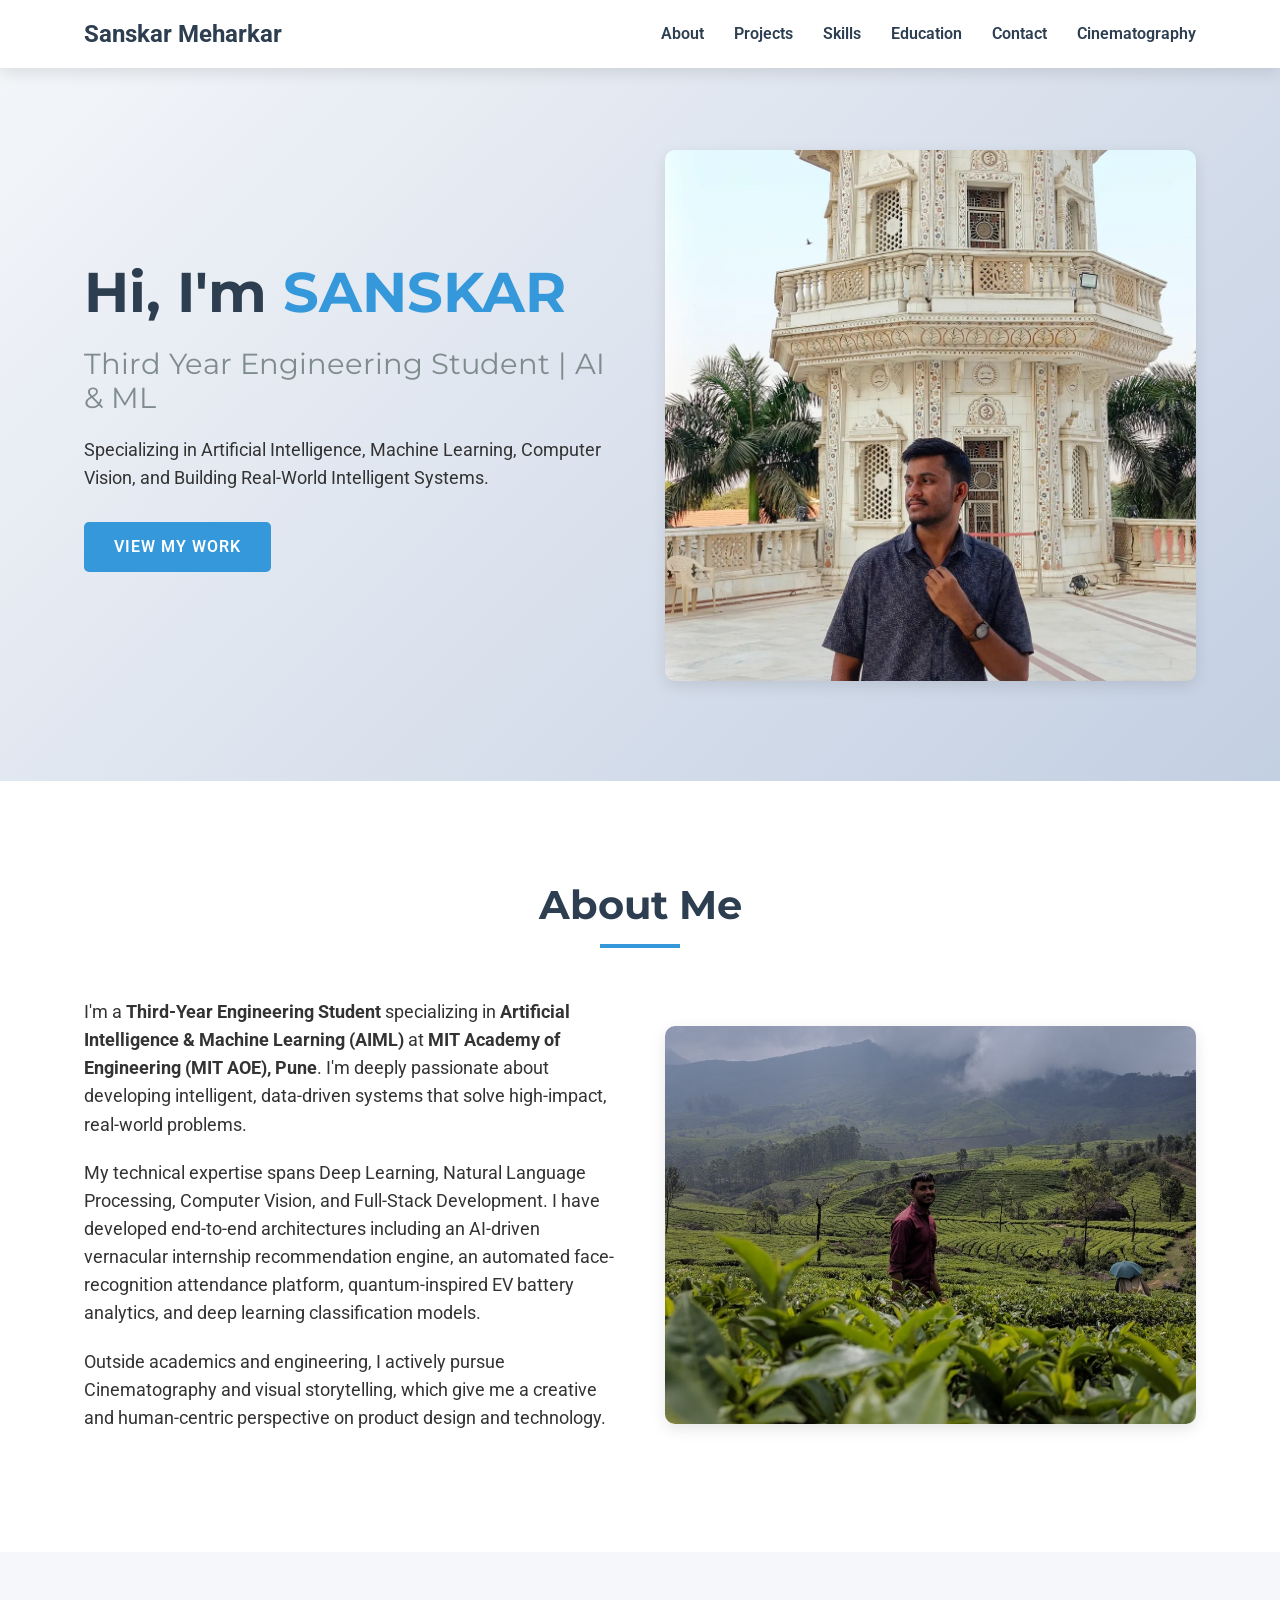
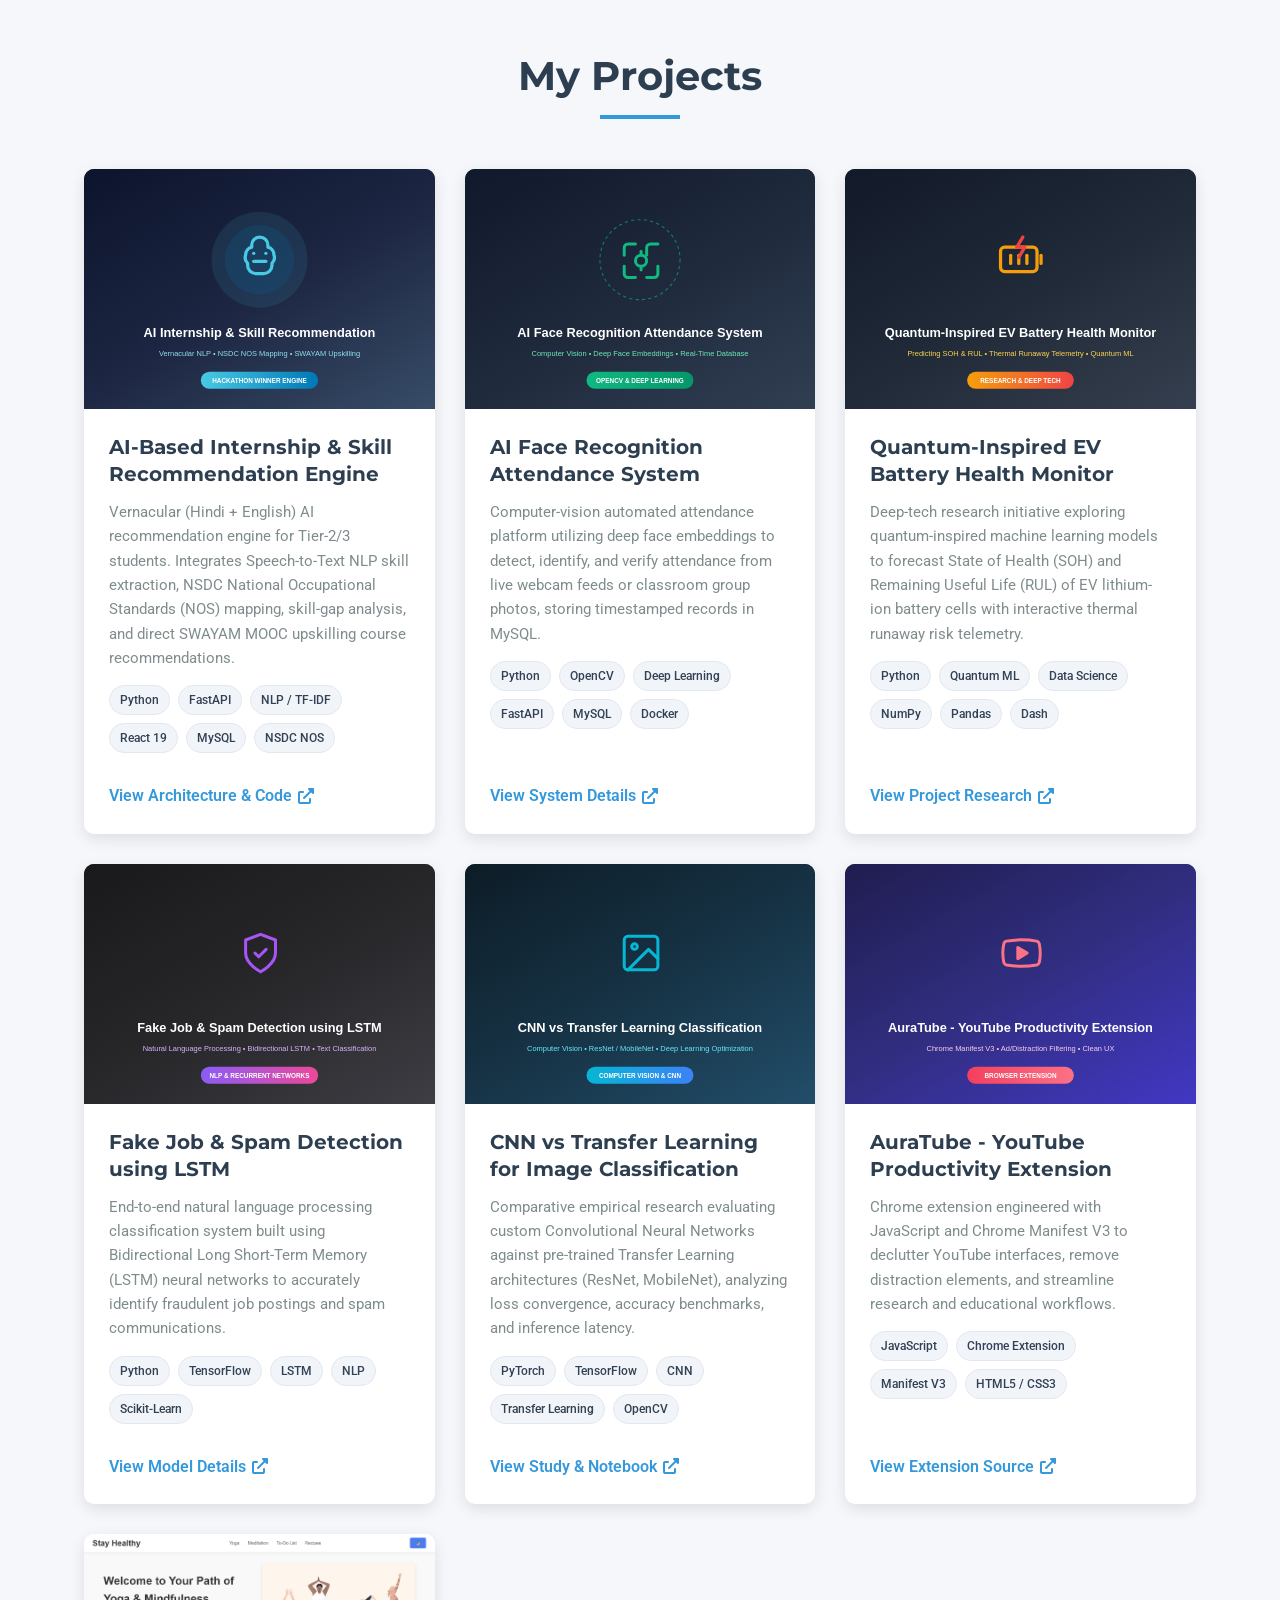
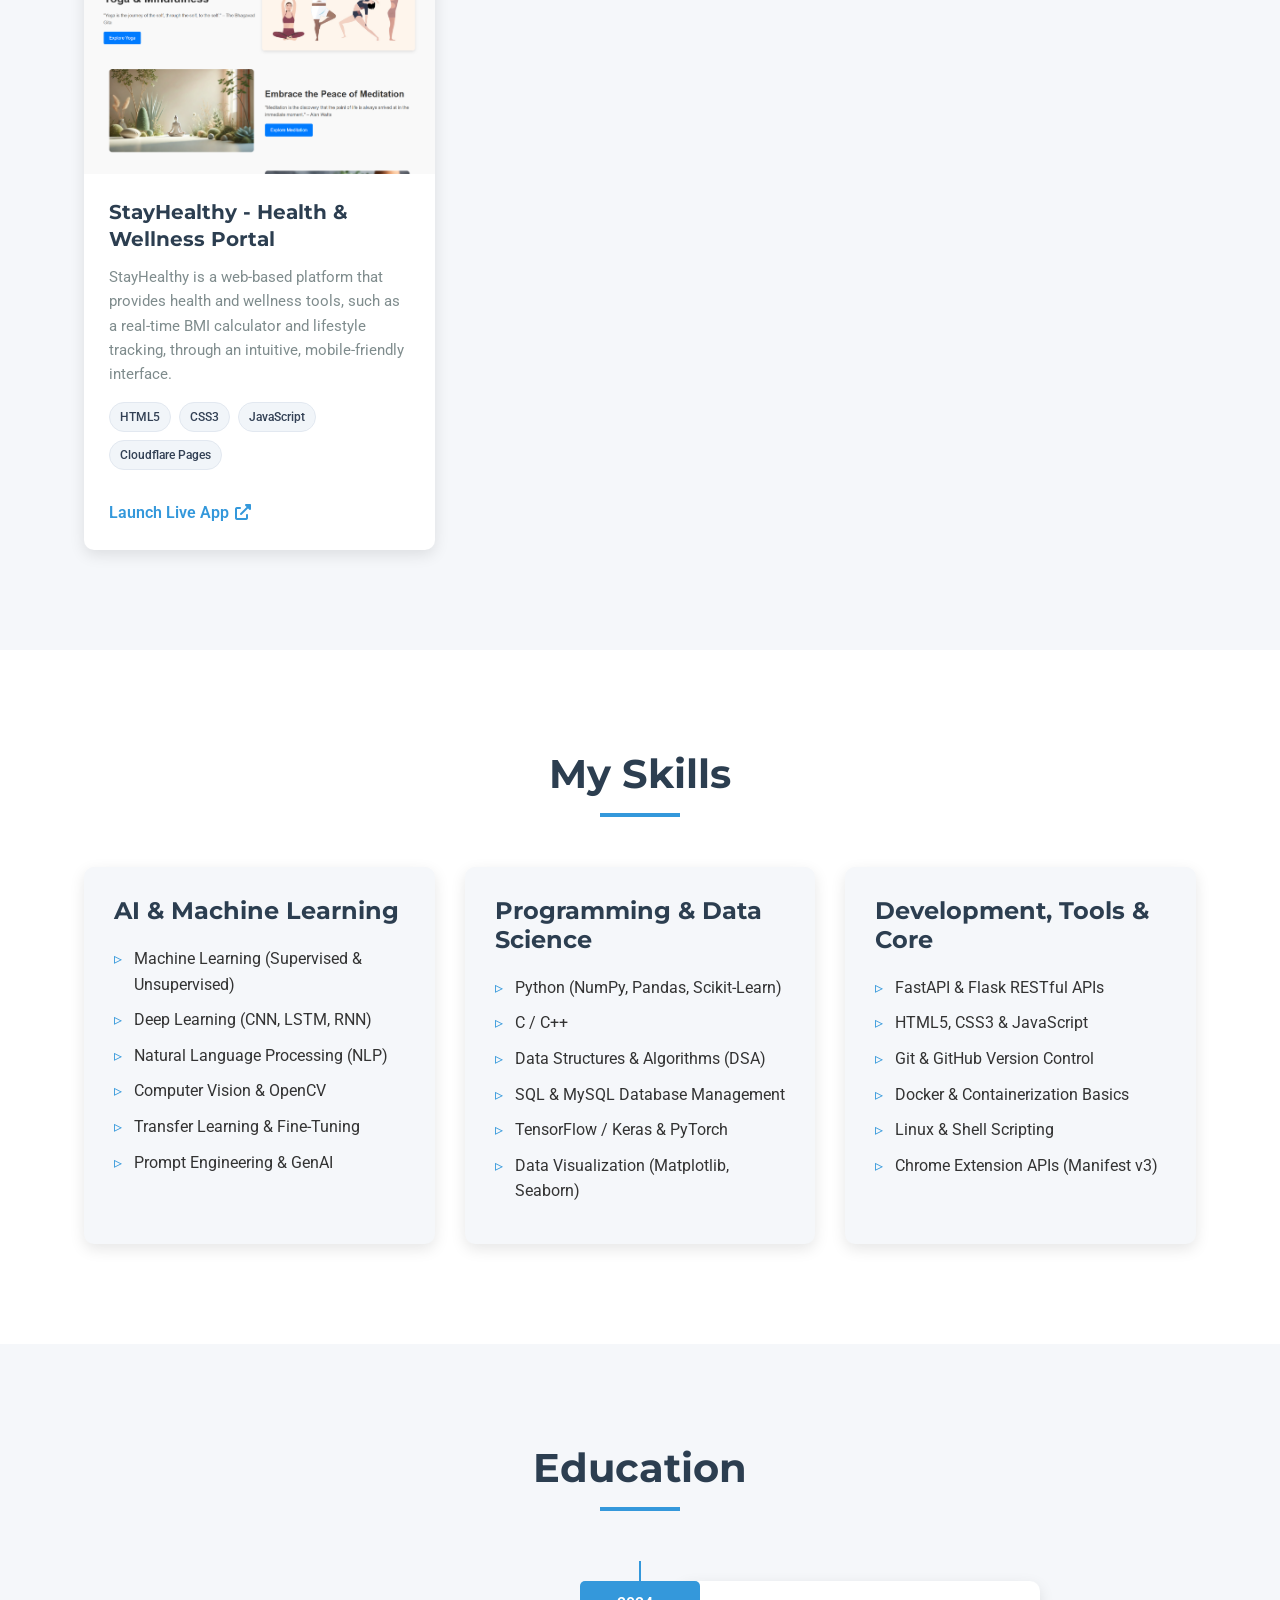
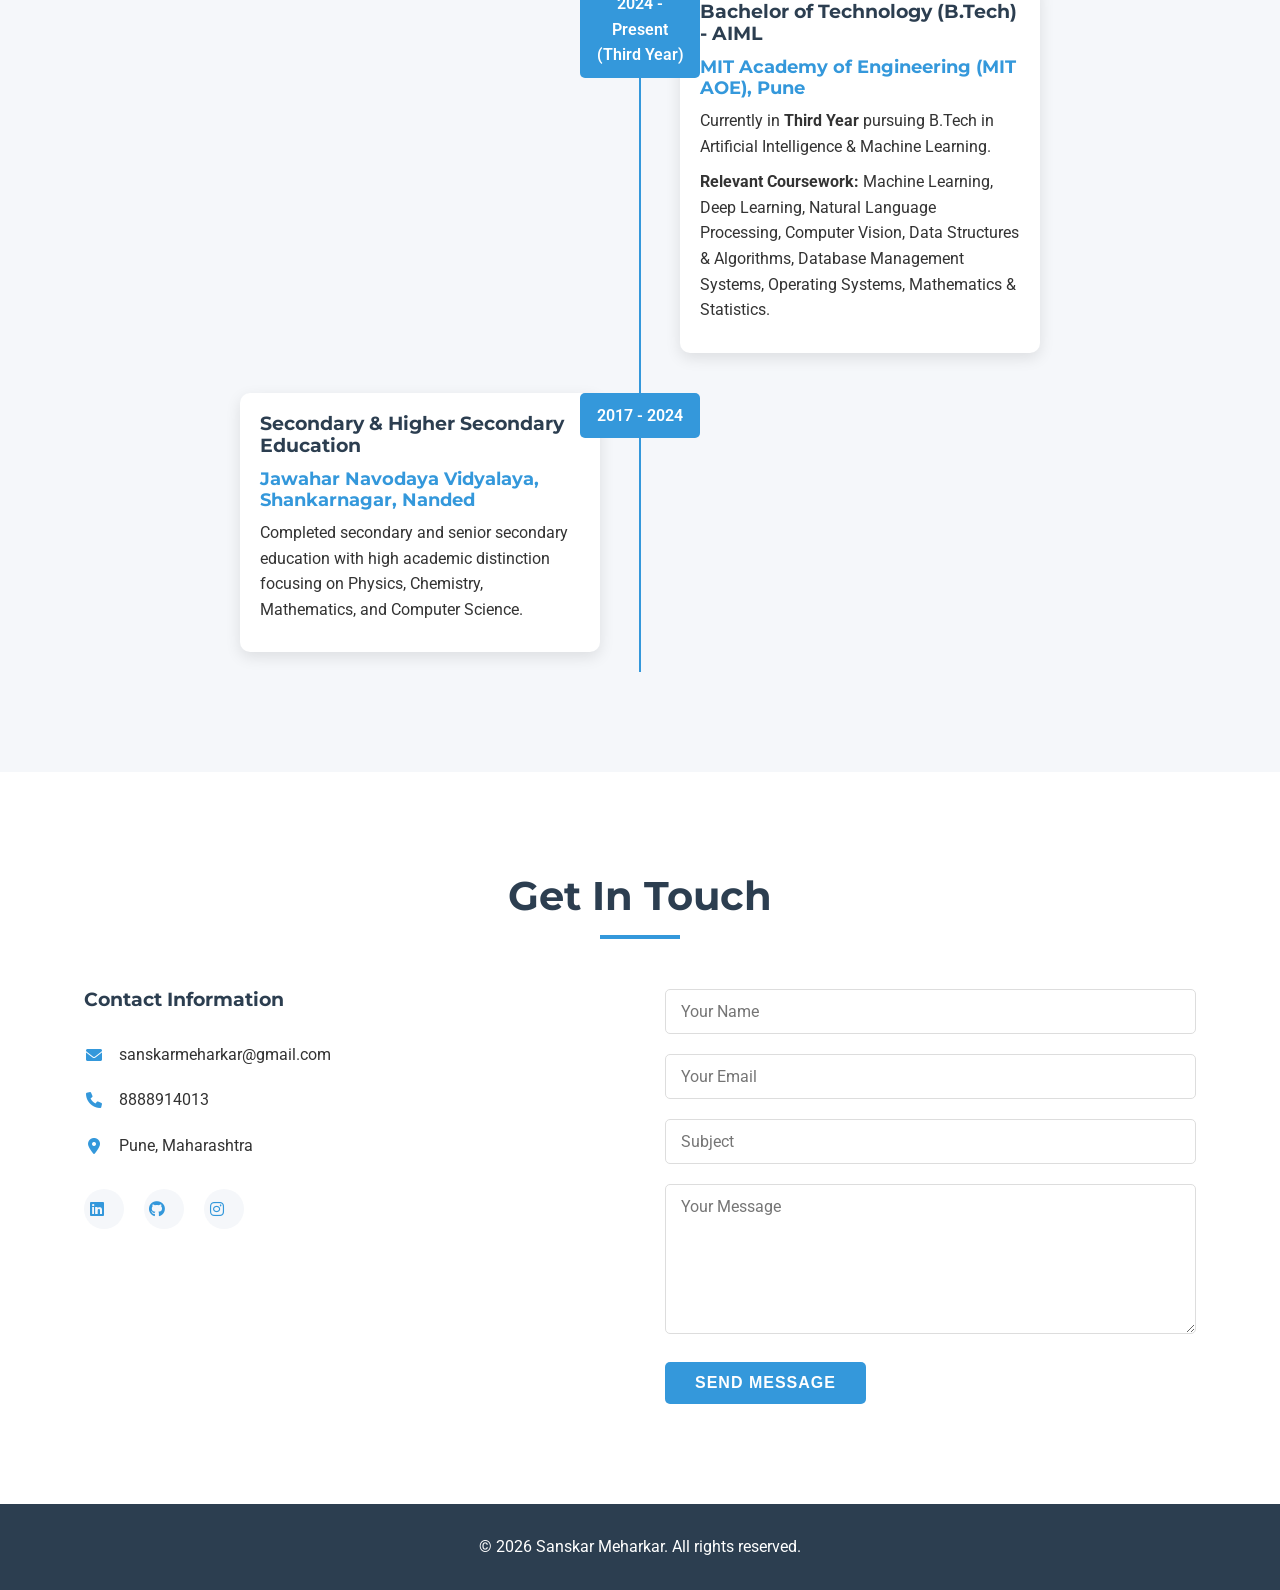
<file: index.html>
<!DOCTYPE html>
<html lang="en">
<head>
  <meta charset="UTF-8">
  <meta name="viewport" content="width=device-width, initial-scale=1.0">
  <title>Sanskar Meharkar | AI &amp; ML Engineering Portfolio</title>
  <link rel="stylesheet" href="styles.css">
  <link href="https://fonts.googleapis.com/css2?family=Montserrat:wght@400;600;700&family=Roboto:wght@300;400;500&display=swap" rel="stylesheet">
  <link rel="stylesheet" href="https://cdnjs.cloudflare.com/ajax/libs/font-awesome/6.0.0-beta3/css/all.min.css">
</head>
<body>
  <!-- Navigation -->
  <nav>
    <div class="container">
      <a href="#" class="logo">Sanskar Meharkar</a>
      <ul class="nav-links">
        <li><a href="#about">About</a></li>
        <li><a href="#projects">Projects</a></li>
        <li><a href="#skills">Skills</a></li>
        <li><a href="#education">Education</a></li>
        <li><a href="#contact">Contact</a></li>
        <li><a href="cinematic.html">Cinematography</a></li>
      </ul>
      <div class="hamburger">
        <i class="fas fa-bars"></i>
      </div>
    </div>
  </nav>

  <!-- Hero Section -->
  <section class="hero">
    <div class="container">
      <div class="hero-content">
        <h1>Hi, I'm <span class="highlight">SANSKAR</span></h1>
        <h2>Third Year Engineering Student | AI &amp; ML</h2>
        <p>Specializing in Artificial Intelligence, Machine Learning, Computer Vision, and Building Real-World Intelligent Systems.</p>
        <a href="#projects" class="btn">View My Work</a>
      </div>
      <div class="hero-image">
        <img src="image\sanskar.webp" alt="Engineering student">
      </div>
    </div>
  </section>

  <!-- About Section -->
  <section id="about" class="about">
    <div class="container">
      <h2 class="section-title">About Me</h2>
      <div class="about-content">
        <div class="about-text">
          <p>I'm a <strong>Third-Year Engineering Student</strong> specializing in <strong>Artificial Intelligence &amp; Machine Learning (AIML)</strong> at <strong>MIT Academy of Engineering (MIT AOE), Pune</strong>. I'm deeply passionate about developing intelligent, data-driven systems that solve high-impact, real-world problems.</p>
          <p>My technical expertise spans Deep Learning, Natural Language Processing, Computer Vision, and Full-Stack Development. I have developed end-to-end architectures including an AI-driven vernacular internship recommendation engine, an automated face-recognition attendance platform, quantum-inspired EV battery analytics, and deep learning classification models.</p>
          <p>Outside academics and engineering, I actively pursue Cinematography and visual storytelling, which give me a creative and human-centric perspective on product design and technology.</p>
        </div>
        <div class="about-image">
          <img src="image\WhatsApp Image 2025-03-27 at 23.03.26_1d27948b.jpg" alt="About me">
        </div>
      </div>
    </div>
  </section>

  <!-- Projects Section -->
  <section id="projects" class="projects">
    <div class="container">
      <h2 class="section-title">My Projects</h2>
      <div class="projects-grid">
        <!-- Project 1: Vernacular AI Recommendation Engine -->
        <div class="project-card">
          <div class="project-image">
            <img src="image/rec_engine.svg" alt="AI Internship Recommendation Engine">
          </div>
          <div class="project-info">
            <h3>AI-Based Internship &amp; Skill Recommendation Engine</h3>
            <p>Vernacular (Hindi + English) AI recommendation engine for Tier-2/3 students. Integrates Speech-to-Text NLP skill extraction, NSDC National Occupational Standards (NOS) mapping, skill-gap analysis, and direct SWAYAM MOOC upskilling course recommendations.</p>
            <div class="project-tags">
              <span>Python</span>
              <span>FastAPI</span>
              <span>NLP / TF-IDF</span>
              <span>React 19</span>
              <span>MySQL</span>
              <span>NSDC NOS</span>
            </div>
            <a href="https://github.com/Sanskarmeharkar" target="_blank" class="project-link">View Architecture &amp; Code <i class="fas fa-external-link-alt"></i></a>
          </div>
        </div>

        <!-- Project 2: AI Face Recognition Attendance System -->
        <div class="project-card">
          <div class="project-image">
            <img src="image/face_attendance.svg" alt="AI Face Recognition Attendance System">
          </div>
          <div class="project-info">
            <h3>AI Face Recognition Attendance System</h3>
            <p>Computer-vision automated attendance platform utilizing deep face embeddings to detect, identify, and verify attendance from live webcam feeds or classroom group photos, storing timestamped records in MySQL.</p>
            <div class="project-tags">
              <span>Python</span>
              <span>OpenCV</span>
              <span>Deep Learning</span>
              <span>FastAPI</span>
              <span>MySQL</span>
              <span>Docker</span>
            </div>
            <a href="https://github.com/Sanskarmeharkar" target="_blank" class="project-link">View System Details <i class="fas fa-external-link-alt"></i></a>
          </div>
        </div>

        <!-- Project 3: Quantum EV Battery Health Monitor -->
        <div class="project-card">
          <div class="project-image">
            <img src="image/ev_battery.svg" alt="Quantum EV Battery Health Monitor">
          </div>
          <div class="project-info">
            <h3>Quantum-Inspired EV Battery Health Monitor</h3>
            <p>Deep-tech research initiative exploring quantum-inspired machine learning models to forecast State of Health (SOH) and Remaining Useful Life (RUL) of EV lithium-ion battery cells with interactive thermal runaway risk telemetry.</p>
            <div class="project-tags">
              <span>Python</span>
              <span>Quantum ML</span>
              <span>Data Science</span>
              <span>NumPy</span>
              <span>Pandas</span>
              <span>Dash</span>
            </div>
            <a href="https://github.com/Sanskarmeharkar" target="_blank" class="project-link">View Project Research <i class="fas fa-external-link-alt"></i></a>
          </div>
        </div>

        <!-- Project 4: Fake Job & Spam Detection using LSTM -->
        <div class="project-card">
          <div class="project-image">
            <img src="image/fake_jobs.svg" alt="Fake Job Detection using LSTM">
          </div>
          <div class="project-info">
            <h3>Fake Job &amp; Spam Detection using LSTM</h3>
            <p>End-to-end natural language processing classification system built using Bidirectional Long Short-Term Memory (LSTM) neural networks to accurately identify fraudulent job postings and spam communications.</p>
            <div class="project-tags">
              <span>Python</span>
              <span>TensorFlow</span>
              <span>LSTM</span>
              <span>NLP</span>
              <span>Scikit-Learn</span>
            </div>
            <a href="https://github.com/Sanskarmeharkar" target="_blank" class="project-link">View Model Details <i class="fas fa-external-link-alt"></i></a>
          </div>
        </div>

        <!-- Project 5: CNN vs Transfer Learning Image Classification -->
        <div class="project-card">
          <div class="project-image">
            <img src="image/cnn_transfer.svg" alt="CNN vs Transfer Learning Image Classification">
          </div>
          <div class="project-info">
            <h3>CNN vs Transfer Learning for Image Classification</h3>
            <p>Comparative empirical research evaluating custom Convolutional Neural Networks against pre-trained Transfer Learning architectures (ResNet, MobileNet), analyzing loss convergence, accuracy benchmarks, and inference latency.</p>
            <div class="project-tags">
              <span>PyTorch</span>
              <span>TensorFlow</span>
              <span>CNN</span>
              <span>Transfer Learning</span>
              <span>OpenCV</span>
            </div>
            <a href="https://github.com/Sanskarmeharkar" target="_blank" class="project-link">View Study &amp; Notebook <i class="fas fa-external-link-alt"></i></a>
          </div>
        </div>

        <!-- Project 6: AuraTube Chrome Extension -->
        <div class="project-card">
          <div class="project-image">
            <img src="image/auratube.svg" alt="AuraTube Chrome Extension">
          </div>
          <div class="project-info">
            <h3>AuraTube - YouTube Productivity Extension</h3>
            <p>Chrome extension engineered with JavaScript and Chrome Manifest V3 to declutter YouTube interfaces, remove distraction elements, and streamline research and educational workflows.</p>
            <div class="project-tags">
              <span>JavaScript</span>
              <span>Chrome Extension</span>
              <span>Manifest V3</span>
              <span>HTML5 / CSS3</span>
            </div>
            <a href="https://github.com/Sanskarmeharkar" target="_blank" class="project-link">View Extension Source <i class="fas fa-external-link-alt"></i></a>
          </div>
        </div>

        <!-- Project 7: StayHealthy -->
        <div class="project-card">
          <div class="project-image">
            <img src="image/stayhealthy.png" alt="StayHealthy Project">
          </div>
          <div class="project-info">
            <h3>StayHealthy - Health &amp; Wellness Portal</h3>
            <p>StayHealthy is a web-based platform that provides health and wellness tools, such as a real-time BMI calculator and lifestyle tracking, through an intuitive, mobile-friendly interface.</p>
            <div class="project-tags">
              <span>HTML5</span>
              <span>CSS3</span>
              <span>JavaScript</span>
              <span>Cloudflare Pages</span>
            </div>
            <a href="https://stayhealthy-1aw.pages.dev/" target="_blank" class="project-link">Launch Live App <i class="fas fa-external-link-alt"></i></a>
          </div>
        </div>
      </div>
    </div>
  </section>

  <!-- Skills Section -->
  <section id="skills" class="skills">
    <div class="container">
      <h2 class="section-title">My Skills</h2>
      <div class="skills-container">
        <div class="skill-category">
          <h3>AI &amp; Machine Learning</h3>
          <ul>
            <li>Machine Learning (Supervised &amp; Unsupervised)</li>
            <li>Deep Learning (CNN, LSTM, RNN)</li>
            <li>Natural Language Processing (NLP)</li>
            <li>Computer Vision &amp; OpenCV</li>
            <li>Transfer Learning &amp; Fine-Tuning</li>
            <li>Prompt Engineering &amp; GenAI</li>
          </ul>
        </div>
        <div class="skill-category">
          <h3>Programming &amp; Data Science</h3>
          <ul>
            <li>Python (NumPy, Pandas, Scikit-Learn)</li>
            <li>C / C++</li>
            <li>Data Structures &amp; Algorithms (DSA)</li>
            <li>SQL &amp; MySQL Database Management</li>
            <li>TensorFlow / Keras &amp; PyTorch</li>
            <li>Data Visualization (Matplotlib, Seaborn)</li>
          </ul>
        </div>
        <div class="skill-category">
          <h3>Development, Tools &amp; Core</h3>
          <ul>
            <li>FastAPI &amp; Flask RESTful APIs</li>
            <li>HTML5, CSS3 &amp; JavaScript</li>
            <li>Git &amp; GitHub Version Control</li>
            <li>Docker &amp; Containerization Basics</li>
            <li>Linux &amp; Shell Scripting</li>
            <li>Chrome Extension APIs (Manifest v3)</li>
          </ul>
        </div>
      </div>
    </div>
  </section>

  <!-- Education Section -->
  <section id="education" class="education">
    <div class="container">
      <h2 class="section-title">Education</h2>
      <div class="timeline">
        <div class="timeline-item">
          <div class="timeline-date">2024 - Present (Third Year)</div>
          <div class="timeline-content">
            <h3>Bachelor of Technology (B.Tech) - AIML</h3>
            <h4>MIT Academy of Engineering (MIT AOE), Pune</h4>
            <p>Currently in <strong>Third Year</strong> pursuing B.Tech in Artificial Intelligence &amp; Machine Learning.</p>
            <p><strong>Relevant Coursework:</strong> Machine Learning, Deep Learning, Natural Language Processing, Computer Vision, Data Structures &amp; Algorithms, Database Management Systems, Operating Systems, Mathematics &amp; Statistics.</p>
          </div>
        </div>
        <div class="timeline-item">
          <div class="timeline-date">2017 - 2024</div>
          <div class="timeline-content">
            <h3>Secondary &amp; Higher Secondary Education</h3>
            <h4>Jawahar Navodaya Vidyalaya, Shankarnagar, Nanded</h4>
            <p>Completed secondary and senior secondary education with high academic distinction focusing on Physics, Chemistry, Mathematics, and Computer Science.</p>
          </div>
        </div>
      </div>
    </div>
  </section>

  <!-- Contact Section -->
  <section id="contact" class="contact">
    <div class="container">
      <h2 class="section-title">Get In Touch</h2>
      <div class="contact-content">
        <div class="contact-info">
          <h3>Contact Information</h3>
          <p><i class="fas fa-envelope"></i> sanskarmeharkar@gmail.com</p>
          <p><i class="fas fa-phone"></i> 8888914013</p>
          <p><i class="fas fa-map-marker-alt"></i> Pune, Maharashtra</p>
          <div class="social-links">
            <a href="https://www.linkedin.com/in/sanskar-meharkar-02475b344/" target="_blank"><i class="fab fa-linkedin"></i></a>
            <a href="https://github.com/Sanskarmeharkar" target="_blank"><i class="fab fa-github"></i></a>
            <a href="https://www.instagram.com/srmeharkar/" target="_blank"><i class="fab fa-instagram"></i></a>
          </div>
        </div>
        <form class="contact-form">
          <div class="form-group">
            <input type="text" placeholder="Your Name" required>
          </div>
          <div class="form-group">
            <input type="email" placeholder="Your Email" required>
          </div>
          <div class="form-group">
            <input type="text" placeholder="Subject">
          </div>
          <div class="form-group">
            <textarea placeholder="Your Message" required></textarea>
          </div>
          <button type="submit" class="btn">Send Message</button>
        </form>
      </div>
    </div>
  </section>

  <!-- Footer -->
  <footer>
    <div class="container">
      <p>&copy; 2026 Sanskar Meharkar. All rights reserved.</p>
    </div>
  </footer>

  <!-- Scripts -->
  <script>
    // Mobile menu toggle
    const hamburger = document.querySelector('.hamburger');
    const navLinks = document.querySelector('.nav-links');
    
    hamburger.addEventListener('click', () => {
      navLinks.classList.toggle('active');
    });

    // Smooth scrolling for navigation links
    document.querySelectorAll('a[href^="#"]').forEach(anchor => {
      anchor.addEventListener('click', function(e) {
        e.preventDefault();
        document.querySelector(this.getAttribute('href')).scrollIntoView({
          behavior: 'smooth'
        });
        navLinks.classList.remove('active');
      });
    });
  </script>
</body>
</html>
</file>
<file: styles.css>
/* General Styles */
:root {
    --primary-color: #3498db;
    --secondary-color: #2c3e50;
    --accent-color: #e74c3c;
    --light-color: #ecf0f1;
    --dark-color: #2c3e50;
    --text-color: #333;
    --text-light: #7f8c8d;
    --shadow: 0 5px 15px rgba(0, 0, 0, 0.1);
    --transition: all 0.3s ease;
  }
  
  * {
    margin: 0;
    padding: 0;
    box-sizing: border-box;
  }
  
  body {
    font-family: 'Roboto', sans-serif;
    line-height: 1.6;
    color: var(--text-color);
    background-color: #f9f9f9;
  }
  
  h1, h2, h3, h4 {
    font-family: 'Montserrat', sans-serif;
    font-weight: 700;
    line-height: 1.2;
  }
  
  a {
    text-decoration: none;
    color: var(--primary-color);
    transition: var(--transition);
  }
  
  a:hover {
    color: var(--accent-color);
  }
  
  img {
    max-width: 100%;
    height: auto;
  }
  
  ul {
    list-style: none;
  }
  
  .container {
    width: 90%;
    max-width: 1200px;
    margin: 0 auto;
    padding: 0 20px;
  }
  
  .section-title {
    text-align: center;
    margin-bottom: 50px;
    font-size: 2.5rem;
    color: var(--secondary-color);
    position: relative;
  }
  
  .section-title::after {
    content: '';
    display: block;
    width: 80px;
    height: 4px;
    background: var(--primary-color);
    margin: 15px auto;
  }
  
  .btn {
    display: inline-block;
    padding: 12px 30px;
    background: var(--primary-color);
    color: white;
    border: none;
    border-radius: 5px;
    cursor: pointer;
    font-size: 1rem;
    font-weight: 600;
    transition: var(--transition);
    text-transform: uppercase;
    letter-spacing: 1px;
  }
  
  .btn:hover {
    background: var(--accent-color);
    transform: translateY(-3px);
    box-shadow: var(--shadow);
  }
  
  .highlight {
    color: var(--primary-color);
  }
  
  /* Navigation */
  nav {
    background: white;
    box-shadow: var(--shadow);
    position: fixed;
    width: 100%;
    top: 0;
    z-index: 1000;
    padding: 15px 0;
  }
  
  nav .container {
    display: flex;
    justify-content: space-between;
    align-items: center;
  }
  
  .logo {
    font-size: 1.5rem;
    font-weight: 700;
    color: var(--secondary-color);
  }
  
  .nav-links {
    display: flex;
  }
  
  .nav-links li {
    margin-left: 30px;
  }
  
  .nav-links a {
    color: var(--dark-color);
    font-weight: 600;
    position: relative;
  }
  
  .nav-links a::after {
    content: '';
    position: absolute;
    width: 0;
    height: 2px;
    background: var(--primary-color);
    bottom: -5px;
    left: 0;
    transition: var(--transition);
  }
  
  .nav-links a:hover::after {
    width: 100%;
  }
  
  .hamburger {
    display: none;
    cursor: pointer;
    font-size: 1.5rem;
  }
  
  /* Hero Section */
  .hero {
    padding: 150px 0 100px;
    background: linear-gradient(135deg, #f5f7fa 0%, #c3cfe2 100%);
  }
  
  .hero .container {
    display: flex;
    align-items: center;
    justify-content: space-between;
  }
  
  .hero-content {
    flex: 1;
    padding-right: 50px;
  }
  
  .hero-content h1 {
    font-size: 3.5rem;
    margin-bottom: 20px;
    color: var(--secondary-color);
  }
  
  .hero-content h2 {
    font-size: 1.8rem;
    font-weight: 400;
    margin-bottom: 20px;
    color: var(--text-light);
  }
  
  .hero-content p {
    margin-bottom: 30px;
    font-size: 1.1rem;
  }
  
  .hero-image {
    flex: 1;
    border-radius: 10px;
    overflow: hidden;
    box-shadow: var(--shadow);
  }
  
  .hero-image img {
    width: 100%;
    height: auto;
    display: block;
  }
  
  /* About Section */
  .about {
    padding: 100px 0;
    background: white;
  }
  
  .about-content {
    display: flex;
    align-items: center;
    gap: 50px;
  }
  
  .about-text {
    flex: 1;
  }
  
  .about-text p {
    margin-bottom: 20px;
    font-size: 1.1rem;
  }
  
  .about-image {
    flex: 1;
    border-radius: 10px;
    overflow: hidden;
    box-shadow: var(--shadow);
  }
  
  .about-image img {
    width: 100%;
    height: auto;
    display: block;
  }
  
  /* Projects Section */
  .projects {
    padding: 100px 0;
    background: #f5f7fa;
  }
  
  .projects-grid {
    display: grid;
    grid-template-columns: repeat(auto-fill, minmax(350px, 1fr));
    gap: 30px;
  }
  
  .project-card {
    background: white;
    border-radius: 10px;
    overflow: hidden;
    box-shadow: var(--shadow);
    transition: var(--transition);
    display: flex;
    flex-direction: column;
  }
  
  .project-card:hover {
    transform: translateY(-10px);
    box-shadow: 0 15px 30px rgba(0, 0, 0, 0.2);
  }
  
  .project-image {
    height: 240px;
    overflow: hidden;
    background: #0f172a;
    display: flex;
    align-items: center;
    justify-content: center;
  }
  
  .project-image img {
    width: 100%;
    height: 100%;
    object-fit: cover;
    transition: var(--transition);
  }
  
  .project-card:hover .project-image img {
    transform: scale(1.05);
  }
  
  .project-info {
    padding: 25px;
    display: flex;
    flex-direction: column;
    flex: 1;
  }
  
  .project-info h3 {
    margin-bottom: 12px;
    color: var(--secondary-color);
    font-size: 1.25rem;
    line-height: 1.35;
  }
  
  .project-info p {
    margin-bottom: 15px;
    color: var(--text-light);
    font-size: 0.95rem;
    line-height: 1.6;
  }
  
  .project-tags {
    display: flex;
    flex-wrap: wrap;
    gap: 8px;
    margin-bottom: 20px;
  }
  
  .project-tags span {
    background: #f1f5f9;
    border: 1px solid #e2e8f0;
    padding: 4px 10px;
    border-radius: 16px;
    font-size: 0.78rem;
    font-weight: 500;
    color: #334155;
    transition: var(--transition);
  }

  .project-tags span:hover {
    background: var(--primary-color);
    color: white;
    border-color: var(--primary-color);
  }
  
  .project-link {
    display: inline-flex;
    align-items: center;
    gap: 6px;
    font-weight: 600;
    position: relative;
    margin-top: auto;
    padding-top: 10px;
  }
  
  .project-link::after {
    content: '';
    position: absolute;
    width: 0;
    height: 2px;
    background: var(--primary-color);
    bottom: -5px;
    left: 0;
    transition: var(--transition);
  }
  
  .project-link:hover::after {
    width: 100%;
  }
  
  /* Skills Section */
  .skills {
    padding: 100px 0;
    background: white;
  }
  
  .skills-container {
    display: grid;
    grid-template-columns: repeat(auto-fit, minmax(300px, 1fr));
    gap: 30px;
  }
  
  .skill-category {
    background: #f5f7fa;
    padding: 30px;
    border-radius: 10px;
    box-shadow: var(--shadow);
  }
  
  .skill-category h3 {
    margin-bottom: 20px;
    color: var(--secondary-color);
    font-size: 1.5rem;
  }
  
  .skill-category ul li {
    margin-bottom: 10px;
    padding-left: 20px;
    position: relative;
  }
  
  .skill-category ul li::before {
    content: '▹';
    position: absolute;
    left: 0;
    color: var(--primary-color);
  }
  
  /* Education Section */
  .education {
    padding: 100px 0;
    background: #f5f7fa;
  }
  
  .timeline {
    position: relative;
    max-width: 800px;
    margin: 0 auto;
  }
  
  .timeline::before {
    content: '';
    position: absolute;
    width: 2px;
    background: var(--primary-color);
    top: 0;
    bottom: 0;
    left: 50%;
    margin-left: -1px;
  }
  
  .timeline-item {
    padding: 20px 0;
    position: relative;
  }
  
  .timeline-date {
    width: 120px;
    background: var(--primary-color);
    color: white;
    padding: 10px;
    border-radius: 5px;
    text-align: center;
    position: absolute;
    left: 50%;
    margin-left: -60px;
    top: 20px;
    font-weight: 600;
  }
  
  .timeline-content {
    width: calc(50% - 40px);
    padding: 20px;
    background: white;
    border-radius: 10px;
    box-shadow: var(--shadow);
  }
  
  .timeline-item:nth-child(odd) .timeline-content {
    margin-left: calc(50% + 40px);
  }
  
  .timeline-item:nth-child(even) .timeline-content {
    margin-right: calc(50% + 40px);
  }
  
  .timeline-content h3 {
    margin-bottom: 10px;
    color: var(--secondary-color);
  }
  
  .timeline-content h4 {
    margin-bottom: 10px;
    color: var(--primary-color);
    font-size: 1.1rem;
  }
  
  .timeline-content p {
    margin-bottom: 10px;
  }
  
  /* Contact Section */
  .contact {
    padding: 100px 0;
    background: white;
  }
  
  .contact-content {
    display: flex;
    gap: 50px;
  }
  
  .contact-info {
    flex: 1;
  }
  
  .contact-info h3 {
    margin-bottom: 30px;
    color: var(--secondary-color);
  }
  
  .contact-info p {
    margin-bottom: 20px;
    display: flex;
    align-items: center;
  }
  
  .contact-info i {
    margin-right: 15px;
    color: var(--primary-color);
    width: 20px;
    text-align: center;
  }
  
  .social-links {
    display: flex;
    gap: 20px;
    margin-top: 30px;
  }
  
  .social-links a {
    display: flex;
    align-items: center;
    justify-content: center;
    width: 40px;
    height: 40px;
    background: #f5f7fa;
    border-radius: 50%;
    color: var(--secondary-color);
    transition: var(--transition);
  }
  
  .social-links a:hover {
    background: var(--primary-color);
    color: white;
  }
  
  .contact-form {
    flex: 1;
  }
  
  .form-group {
    margin-bottom: 20px;
  }
  
  .form-group input,
  .form-group textarea {
    width: 100%;
    padding: 12px 15px;
    border: 1px solid #ddd;
    border-radius: 5px;
    font-family: 'Roboto', sans-serif;
    font-size: 1rem;
    transition: var(--transition);
  }
  
  .form-group input:focus,
  .form-group textarea:focus {
    outline: none;
    border-color: var(--primary-color);
    box-shadow: 0 0 0 2px rgba(52, 152, 219, 0.2);
  }
  
  .form-group textarea {
    min-height: 150px;
    resize: vertical;
  }
  
  /* Footer */
  footer {
    background: var(--secondary-color);
    color: white;
    padding: 30px 0;
    text-align: center;
  }
  
  /* Responsive Styles */
  @media (max-width: 992px) {
    .hero .container {
      flex-direction: column;
      text-align: center;
    }
    
    .hero-content {
      padding-right: 0;
      margin-bottom: 50px;
    }
    
    .about-content {
      flex-direction: column;
    }
    
    .contact-content {
      flex-direction: column;
    }
    
    .timeline::before {
      left: 30px;
    }
    
    .timeline-date {
      left: 30px;
      margin-left: 0;
    }
    
    .timeline-content {
      width: calc(100% - 90px);
      margin-left: 90px !important;
    }
  }
  
  @media (max-width: 768px) {
    .nav-links {
      position: fixed;
      top: 80px;
      left: -100%;
      width: 100%;
      height: calc(100vh - 80px);
      background: white;
      flex-direction: column;
      align-items: center;
      justify-content: center;
      transition: var(--transition);
    }
    
    .nav-links.active {
      left: 0;
    }
    
    .nav-links li {
      margin: 15px 0;
    }
    
    .hamburger {
      display: block;
    }
    
    .section-title {
      font-size: 2rem;
    }
    
    .hero-content h1 {
      font-size: 2.5rem;
    }
    
    .hero-content h2 {
      font-size: 1.5rem;
    }
    
    .projects-grid {
      grid-template-columns: 1fr;
    }
    
    .skills-container {
      grid-template-columns: 1fr;
    }
  }
  
  @media (max-width: 576px) {
    .hero-content h1 {
      font-size: 2rem;
    }
    
    .hero-content h2 {
      font-size: 1.2rem;
    }
    
    .btn {
      padding: 10px 20px;
    }
  }
</file>
